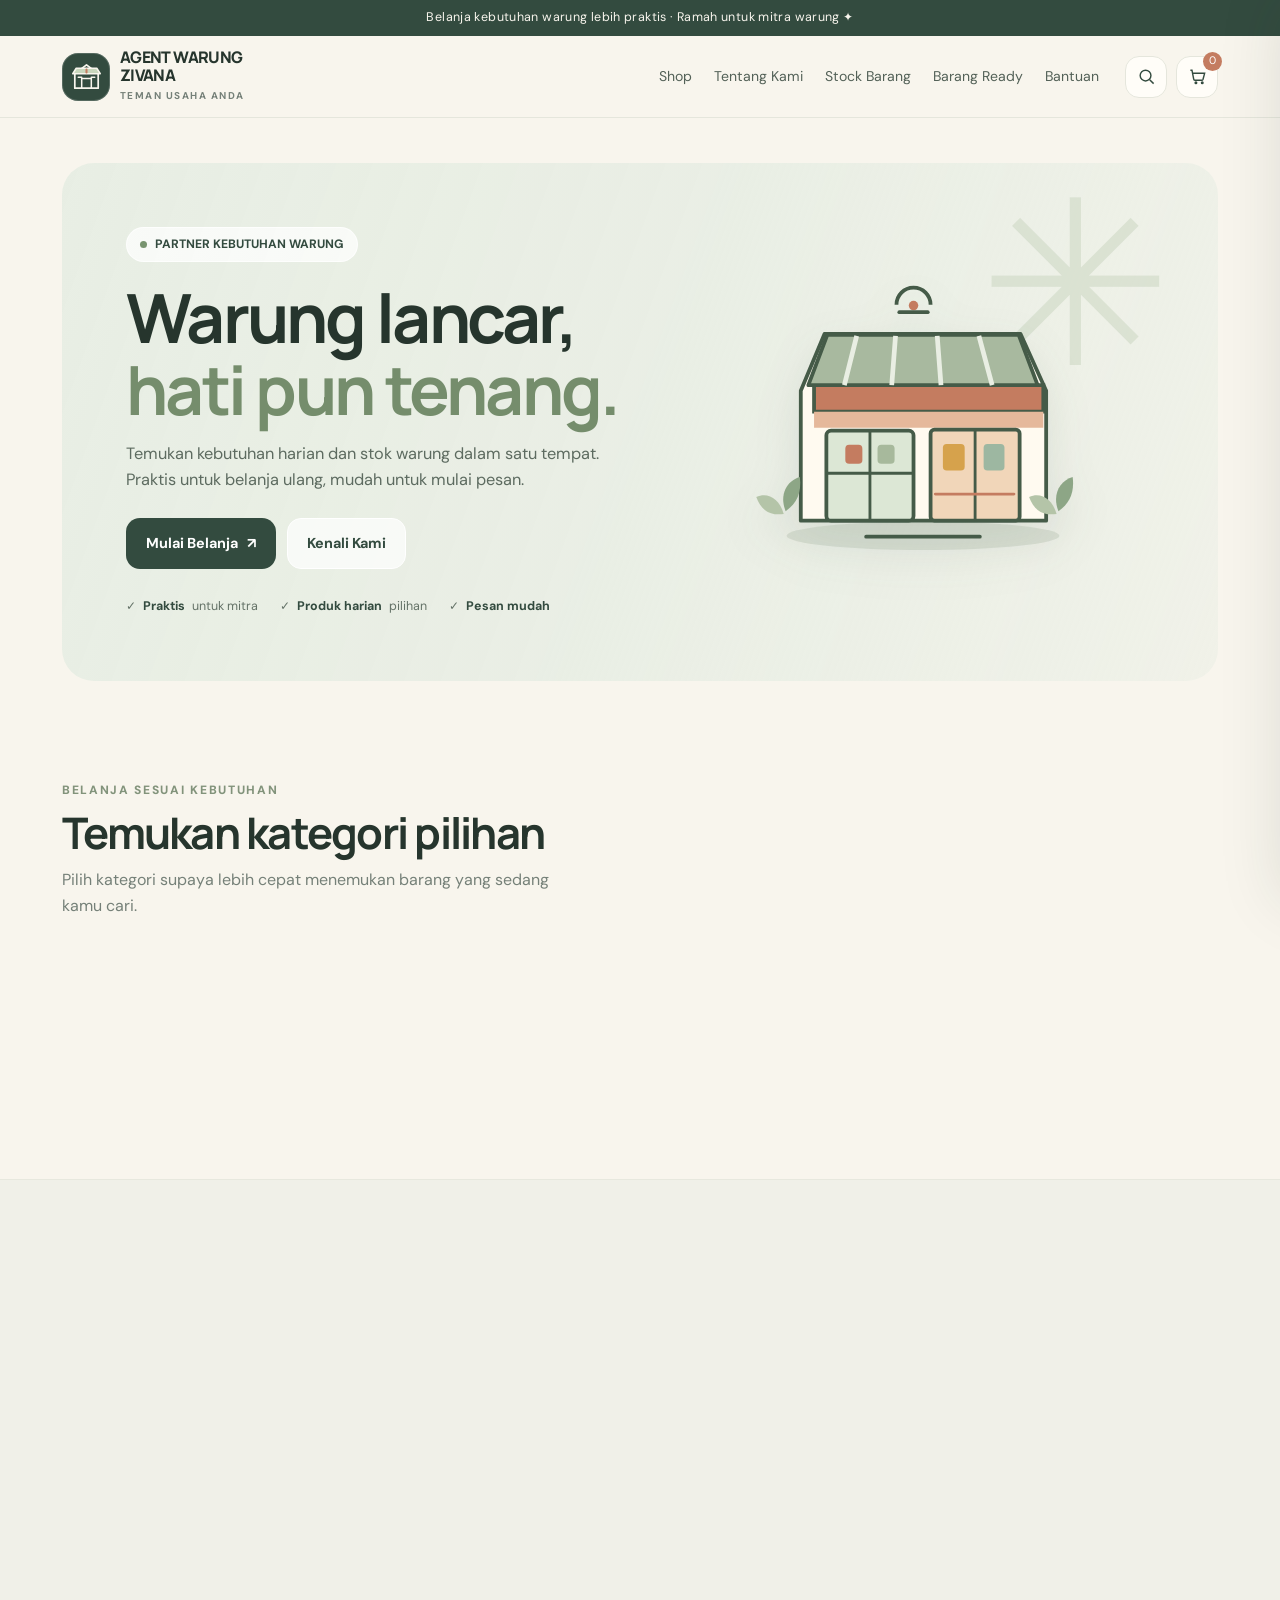
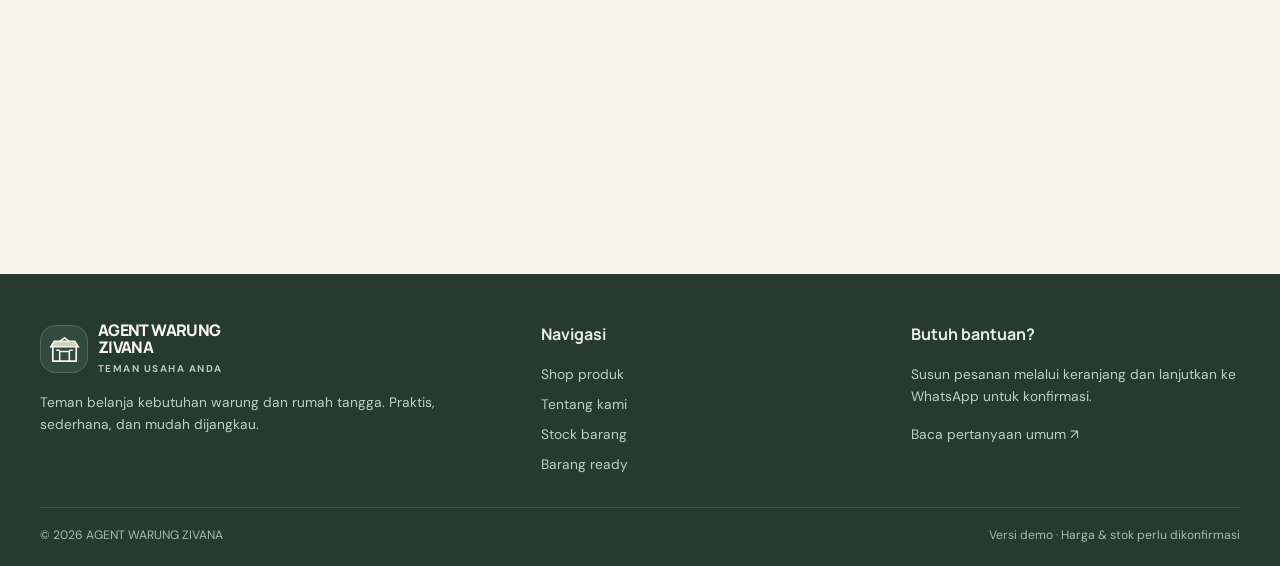
<file: index.html>
<!doctype html>
<html lang="id">
  <head>
    <meta charset="UTF-8" />
    <meta name="viewport" content="width=device-width, initial-scale=1.0" />
    <meta name="theme-color" content="#334b3f" />
    <meta
      name="description"
      content="AGENT WARUNG ZIVANA — kebutuhan warung dan rumah tangga dengan pemesanan mudah."
    />
    <title>AGENT WARUNG ZIVANA — Belanja Kebutuhan Warung</title>
    <link rel="preconnect" href="https://fonts.googleapis.com" />
    <link rel="preconnect" href="https://fonts.gstatic.com" crossorigin />
    <link
      href="https://fonts.googleapis.com/css2?family=DM+Sans:wght@400;500;600;700&family=Manrope:wght@400;500;600;700;800&display=swap"
      rel="stylesheet"
    />
    <link rel="stylesheet" href="style.css" />
  </head>
  <body>
    <div class="topbar">
      Belanja kebutuhan warung lebih praktis · Ramah untuk mitra warung ✦
    </div>
    <header class="site-header">
      <div class="nav-wrap">
        <a
          class="brand"
          href="#beranda"
          aria-label="AGENT WARUNG ZIVANA beranda"
          ><div class="logo">
            <svg viewBox="0 0 48 48" fill="none" aria-hidden="true">
              <path
                d="M7 20 24 7l17 13v21H7V20Z"
                stroke="currentColor"
                stroke-width="2.5"
                stroke-linejoin="round"
              />
              <path
                d="M4 20h40L39 12H9L4 20Z"
                fill="#c9d7bd"
                stroke="currentColor"
                stroke-width="2.2"
                stroke-linejoin="round"
              />
              <path
                d="M17 41V27h14v14M12 25h5m14 0h5"
                stroke="currentColor"
                stroke-width="2.2"
                stroke-linecap="round"
              />
              <path
                d="M24 14v4"
                stroke="#c47c60"
                stroke-width="3"
                stroke-linecap="round"
              />
            </svg>
          </div>
          <div>
            <div class="brand-name">AGENT WARUNG<br />ZIVANA</div>
            <div class="brand-sub">TEMAN USAHA ANDA</div>
          </div></a
        >
        <nav class="nav-links" id="navLinks" aria-label="Navigasi utama">
          <a href="#shop">Shop</a><a href="#tentang">Tentang Kami</a
          ><a href="#stok">Stock Barang</a><a href="#ready">Barang Ready</a
          ><a href="#bantuan">Bantuan</a>
        </nav>
        <div class="nav-actions">
          <button
            class="icon-btn"
            id="headerSearch"
            aria-label="Cari barang"
            title="Cari barang"
          >
            <svg
              viewBox="0 0 24 24"
              fill="none"
              stroke="currentColor"
              stroke-width="1.8"
            >
              <circle cx="10.8" cy="10.8" r="6.8" />
              <path d="m16 16 5 5" />
            </svg></button
          ><button
            class="icon-btn"
            id="openCart"
            aria-label="Buka keranjang"
            title="Keranjang"
          >
            <svg
              viewBox="0 0 24 24"
              fill="none"
              stroke="currentColor"
              stroke-width="1.8"
            >
              <path
                d="M3 4h2l2.2 11.2a2 2 0 0 0 2 1.6h7.9a2 2 0 0 0 1.9-1.4L21 8H6"
              />
              <circle cx="10" cy="20" r="1" />
              <circle cx="18" cy="20" r="1" /></svg
            ><span class="cart-count" id="cartCount">0</span></button
          ><button
            class="icon-btn menu-btn"
            id="menuToggle"
            aria-label="Buka menu"
            aria-expanded="false"
          >
            <svg
              viewBox="0 0 24 24"
              fill="none"
              stroke="currentColor"
              stroke-width="1.8"
            >
              <path d="M4 7h16M4 12h16M4 17h16" />
            </svg>
          </button>
        </div>
      </div>
    </header>
    <main>
      <section class="hero" id="beranda">
        <div class="hero-panel">
          <div class="hero-copy">
            <div class="eyebrow"><span></span> PARTNER KEBUTUHAN WARUNG</div>
            <h1>Warung lancar,<br /><em>hati pun tenang.</em></h1>
            <p>
              Temukan kebutuhan harian dan stok warung dalam satu tempat.
              Praktis untuk belanja ulang, mudah untuk mulai pesan.
            </p>
            <div class="hero-buttons">
              <a href="#shop" class="btn btn-primary"
                >Mulai Belanja <span>↗</span></a
              ><a href="#tentang" class="btn btn-light">Kenali Kami</a>
            </div>
            <div class="trust-row">
              <span>✓ <b>Praktis</b> untuk mitra</span
              ><span>✓ <b>Produk harian</b> pilihan</span
              ><span>✓ <b>Pesan mudah</b></span>
            </div>
          </div>
          <div class="hero-art" aria-label="Ilustrasi warung Zivana">
            <svg
              class="shop-illustration"
              viewBox="0 0 380 300"
              role="img"
              aria-label="Ilustrasi toko kelontong lucu"
            >
              <ellipse
                cx="190"
                cy="270"
                rx="144"
                ry="15"
                fill="#81957c"
                opacity=".2"
              />
              <path
                d="M61 117 86 57h207l27 60v137H61V117Z"
                fill="#fffaf0"
                stroke="#455b48"
                stroke-width="4"
                stroke-linejoin="round"
              />
              <path
                d="M75 111h242v28H75z"
                fill="#c47c60"
                stroke="#455b48"
                stroke-width="4"
              />
              <path d="M75 139h242v17H75z" fill="#e5b89b" />
              <path
                d="M89 58h202l20 53H69L89 58Z"
                fill="#a8b99f"
                stroke="#455b48"
                stroke-width="4"
                stroke-linejoin="round"
              />
              <path
                d="M120 59 107 111M161 59l-4 52M205 59l4 52M249 59l14 52"
                stroke="#e9eee3"
                stroke-width="5"
              />
              <rect
                x="88"
                y="159"
                width="92"
                height="95"
                rx="5"
                fill="#dce7d5"
                stroke="#455b48"
                stroke-width="4"
              />
              <path
                d="M134 159v95M88 204h92"
                stroke="#455b48"
                stroke-width="3"
              />
              <rect
                x="198"
                y="158"
                width="94"
                height="96"
                rx="4"
                fill="#f1d6b9"
                stroke="#455b48"
                stroke-width="4"
              />
              <path d="M245 158v96" stroke="#455b48" stroke-width="3" />
              <rect
                x="108"
                y="174"
                width="18"
                height="20"
                rx="4"
                fill="#c47c60"
              />
              <rect
                x="142"
                y="174"
                width="18"
                height="20"
                rx="4"
                fill="#a7b99c"
              />
              <rect
                x="211"
                y="173"
                width="23"
                height="28"
                rx="4"
                fill="#d6a24c"
              />
              <rect
                x="254"
                y="173"
                width="22"
                height="28"
                rx="4"
                fill="#9db7a1"
              />
              <path
                d="M203 226h83"
                stroke="#c47c60"
                stroke-width="3"
                stroke-linecap="round"
              />
              <path
                d="M162 26c0-10 8-18 18-18s18 8 18 18"
                stroke="#455b48"
                stroke-width="4"
                fill="none"
              />
              <circle cx="180" cy="27" r="5" fill="#c47c60" />
              <path
                d="M165 34h30"
                stroke="#455b48"
                stroke-width="4"
                stroke-linecap="round"
              />
              <path
                d="M45 244c-7-17 1-32 15-36 2 16-3 28-15 36Z"
                fill="#8da686"
              />
              <path
                d="M43 247c-5-17-17-23-29-18 5 14 14 20 29 18Z"
                fill="#b4c4a8"
              />
              <path
                d="M333 244c-7-17 1-32 15-36 2 16-3 28-15 36Z"
                fill="#8da686"
              />
              <path
                d="M331 247c-5-17-17-23-29-18 5 14 14 20 29 18Z"
                fill="#b4c4a8"
              />
              <path
                d="M130 271h120"
                stroke="#455b48"
                stroke-width="4"
                stroke-linecap="round"
              />
            </svg>
          </div>
        </div>
      </section>
      <section class="section" id="kategori">
        <div class="section-head reveal">
          <div>
            <div class="section-kicker">Belanja sesuai kebutuhan</div>
            <h2>Temukan kategori pilihan</h2>
            <p>
              Pilih kategori supaya lebih cepat menemukan barang yang sedang
              kamu cari.
            </p>
          </div>
        </div>
        <div class="category-grid">
          <button class="category-card reveal" data-category="Kebersihan">
            <div class="category-icon">🧼</div>
            <strong>Kebersihan</strong><small>Sabun & perawatan</small></button
          ><button
            class="category-card reveal delay-1"
            data-category="Cuci & Rumah"
          >
            <div class="category-icon">🫧</div>
            <strong>Cuci & Rumah</strong
            ><small>Deterjen & lainnya</small></button
          ><button class="category-card reveal delay-2" data-category="Sembako">
            <div class="category-icon">🍚</div>
            <strong>Sembako</strong><small>Bahan pokok</small></button
          ><button class="category-card reveal delay-3" data-category="Makanan">
            <div class="category-icon">🍜</div>
            <strong>Makanan</strong><small>Mi & camilan</small></button
          ><button class="category-card reveal" data-category="Minuman">
            <div class="category-icon">🧃</div>
            <strong>Minuman</strong><small>Minuman kemasan</small>
          </button>
        </div>
      </section>
      <section class="shop-section" id="shop">
        <div class="section">
          <div class="section-head reveal">
            <div>
              <div class="section-kicker">Katalog Zivana</div>
              <h2>Belanja kebutuhan warung</h2>
              <p>
                Pilih produk, tentukan jumlah, lalu masukkan ke keranjang. Harga
                dan stok di sini adalah data demo.
              </p>
            </div>
            <a class="btn btn-outline" href="#stok">Lihat info stok ↓</a>
          </div>
          <div class="shop-tools reveal">
            <label class="search-box" for="searchInput"
              ><svg
                viewBox="0 0 24 24"
                fill="none"
                stroke="currentColor"
                stroke-width="1.8"
              >
                <circle cx="10.8" cy="10.8" r="6.8" />
                <path d="m16 16 5 5" /></svg
              ><input
                type="search"
                id="searchInput"
                placeholder="Cari sabun, beras, minyak..."
                autocomplete="off" /></label
            ><select
              class="filter-select"
              id="categoryFilter"
              aria-label="Filter kategori"
            >
              <option value="Semua">Semua kategori</option>
              <option>Kebersihan</option>
              <option>Cuci & Rumah</option>
              <option>Sembako</option>
              <option>Makanan</option>
              <option>Minuman</option></select
            ><select
              class="filter-select"
              id="sortFilter"
              aria-label="Urutkan produk"
            >
              <option value="featured">Urutkan: Pilihan</option>
              <option value="low">Harga terendah</option>
              <option value="high">Harga tertinggi</option>
              <option value="name">Nama A–Z</option>
              <option value="stock">Stok terbanyak</option></select
            ><span class="result-count" id="resultCount">Memuat produk...</span>
          </div>
          <div class="product-grid" id="productGrid" aria-live="polite"></div>
        </div>
      </section>
      <section class="section" id="tentang">
        <div class="about-grid">
          <div class="about-art reveal">
            <svg
              viewBox="0 0 320 280"
              fill="none"
              role="img"
              aria-label="Ilustrasi paket kebutuhan harian"
            >
              <ellipse
                cx="160"
                cy="249"
                rx="105"
                ry="13"
                fill="#8fa28a"
                opacity=".25"
              />
              <path
                d="M82 104 160 64l78 40v112H82V104Z"
                fill="#d9b18c"
                stroke="#455b48"
                stroke-width="4"
                stroke-linejoin="round"
              />
              <path
                d="m82 104 78 43 78-43"
                stroke="#455b48"
                stroke-width="4"
                stroke-linejoin="round"
              />
              <path d="M160 147v69" stroke="#455b48" stroke-width="4" />
              <path d="M116 86 193 127" stroke="#f6e7ce" stroke-width="12" />
              <path d="M192 127 238 104" stroke="#f6e7ce" stroke-width="12" />
              <rect
                x="115"
                y="26"
                width="38"
                height="72"
                rx="9"
                fill="#a7b99d"
                stroke="#455b48"
                stroke-width="4"
              />
              <rect
                x="124"
                y="17"
                width="20"
                height="14"
                rx="4"
                fill="#455b48"
              />
              <path
                d="M123 54h22"
                stroke="#f8f5ed"
                stroke-width="4"
                stroke-linecap="round"
              />
              <rect
                x="188"
                y="51"
                width="35"
                height="61"
                rx="7"
                fill="#f8f5ed"
                stroke="#455b48"
                stroke-width="4"
              />
              <rect
                x="196"
                y="41"
                width="19"
                height="14"
                rx="4"
                fill="#c47c60"
              />
              <path
                d="M197 78h17"
                stroke="#c47c60"
                stroke-width="4"
                stroke-linecap="round"
              />
              <circle cx="75" cy="178" r="23" fill="#c47c60" />
              <path
                d="M75 165v26M62 178h26"
                stroke="#fff8ef"
                stroke-width="4"
                stroke-linecap="round"
              />
              <path
                d="M245 180c0-14 11-25 25-25s25 11 25 25v27h-50v-27Z"
                fill="#a7b99d"
                stroke="#455b48"
                stroke-width="4"
              />
              <path d="M253 179h34" stroke="#455b48" stroke-width="3" />
            </svg>
          </div>
          <div class="about-copy reveal delay-1">
            <div class="section-kicker">Tentang Agent Warung Zivana</div>
            <h2>Mendukung warung, satu belanja pada satu waktu.</h2>
            <p>
              AGENT WARUNG ZIVANA dirancang sebagai tempat belanja kebutuhan
              harian yang simpel dan nyaman untuk membantu pemilik warung
              menyiapkan stok.
            </p>
            <p>
              Mulai dari kebutuhan kebersihan sampai bahan pokok, katalog ini
              membantu pelanggan mencari barang dan menyusun pesanan tanpa
              proses yang berbelit.
            </p>
            <div class="feature-list">
              <div class="feature">
                <span class="feature-icon">✓</span> Katalog mudah dicari
              </div>
              <div class="feature">
                <span class="feature-icon">⌁</span> Keranjang praktis
              </div>
              <div class="feature">
                <span class="feature-icon">▦</span> Info stok tersedia
              </div>
              <div class="feature">
                <span class="feature-icon">♡</span> Desain ramah HP
              </div>
            </div>
          </div>
        </div>
      </section>
      <section class="section" id="stok">
        <div class="ready-panel reveal">
          <div>
            <div class="section-kicker" style="color: #bdcdb6">
              Informasi ketersediaan
            </div>
            <h2>Stok demo tersedia untuk dipilih.</h2>
            <p>
              Jumlah stok di katalog ini dibuat sebagai contoh dan tidak
              mewakili persediaan gudang nyata. Konfirmasi jumlah serta harga
              saat memesan.
            </p>
          </div>
          <div class="ready-stats">
            <div><strong id="stockSku">—</strong><span>Jenis produk</span></div>
            <div><strong id="stockTotal">—</strong><span>Unit demo</span></div>
          </div>
          <a class="btn" href="#shop">Lihat semua barang ↗</a>
        </div>
      </section>
      <section class="section" id="ready">
        <div class="section-head reveal">
          <div>
            <div class="section-kicker">Barang ready</div>
            <h2>Cari, pilih, lalu pesan.</h2>
            <p>
              Gunakan pencarian dan filter untuk melihat produk yang stoknya
              tersedia.
            </p>
          </div>
          <button class="btn btn-primary" id="readyShopBtn">
            Lihat produk ready ↗
          </button>
        </div>
      </section>
      <section class="section" id="bantuan" style="padding-top: 0">
        <div class="section-head reveal">
          <div>
            <div class="section-kicker">Pusat bantuan</div>
            <h2>Pertanyaan yang sering ditanyakan</h2>
          </div>
        </div>
        <div class="faq-grid">
          <details class="faq-item reveal">
            <summary>Apakah harga dan stok sudah asli?</summary>
            <p>
              Belum. Ini versi demo untuk contoh desain dan fungsi. Perbarui
              daftar produk, harga, serta stok sebelum digunakan untuk transaksi
              nyata.
            </p>
          </details>
          <details class="faq-item reveal delay-1">
            <summary>Bagaimana cara mengirim pesanan?</summary>
            <p>
              Tambahkan barang ke keranjang, tekan checkout, isi nama dan detail
              kontak, lalu lanjutkan ke WhatsApp. Pesanan akan disiapkan sebagai
              pesan untuk dikirim.
            </p>
          </details>
          <details class="faq-item reveal delay-2">
            <summary>Apakah pesanan otomatis tercatat di gudang?</summary>
            <p>
              Belum. Website ini tidak terhubung ke database atau sistem gudang.
              Untuk sinkronisasi stok dan pesanan lintas perangkat dibutuhkan
              backend.
            </p>
          </details>
          <details class="faq-item reveal delay-3">
            <summary>Bagaimana mengganti nomor WhatsApp?</summary>
            <p>
              Di bagian JavaScript, cari konstanta WHATSAPP_NUMBER lalu ganti
              nomor contoh dengan nomor bisnis berformat kode negara tanpa tanda
              + atau spasi.
            </p>
          </details>
        </div>
      </section>
    </main>
    <footer class="footer">
      <div class="footer-inner">
        <div>
          <a class="brand" href="#beranda"
            ><div class="logo">
              <svg viewBox="0 0 48 48" fill="none">
                <path
                  d="M7 20 24 7l17 13v21H7V20Z"
                  stroke="currentColor"
                  stroke-width="2.5"
                  stroke-linejoin="round"
                />
                <path
                  d="M4 20h40L39 12H9L4 20Z"
                  fill="#c9d7bd"
                  stroke="currentColor"
                  stroke-width="2.2"
                />
                <path
                  d="M17 41V27h14v14M12 25h5m14 0h5"
                  stroke="currentColor"
                  stroke-width="2.2"
                />
              </svg>
            </div>
            <div>
              <div class="brand-name" style="color: #f8f5ed">
                AGENT WARUNG<br />ZIVANA
              </div>
              <div class="brand-sub" style="color: #b9c7b8">
                TEMAN USAHA ANDA
              </div>
            </div></a
          >
          <p>
            Teman belanja kebutuhan warung dan rumah tangga. Praktis, sederhana,
            dan mudah dijangkau.
          </p>
        </div>
        <div>
          <h3>Navigasi</h3>
          <div class="footer-links">
            <a href="#shop">Shop produk</a><a href="#tentang">Tentang kami</a
            ><a href="#stok">Stock barang</a><a href="#ready">Barang ready</a>
          </div>
        </div>
        <div>
          <h3>Butuh bantuan?</h3>
          <p>
            Susun pesanan melalui keranjang dan lanjutkan ke WhatsApp untuk
            konfirmasi.
          </p>
          <a href="#bantuan">Baca pertanyaan umum ↗</a>
        </div>
      </div>
      <div class="footer-bottom">
        <span>© <span id="year"></span> AGENT WARUNG ZIVANA</span
        ><span>Versi demo · Harga & stok perlu dikonfirmasi</span>
      </div>
    </footer>
    <div class="toast" id="toast" role="status" aria-live="polite"></div>
    <div class="drawer-backdrop" id="drawerBackdrop"></div>
    <aside
      class="cart-drawer"
      id="cartDrawer"
      aria-label="Keranjang belanja"
      aria-hidden="true"
    >
      <div class="drawer-head">
        <h2>
          Keranjang belanja
          <span
            id="drawerItemCount"
            style="color: var(--muted); font-size: 0.9rem"
          ></span>
        </h2>
        <button class="icon-btn" id="closeCart" aria-label="Tutup keranjang">
          ✕
        </button>
      </div>
      <div class="drawer-body" id="cartItems"></div>
      <div class="drawer-foot">
        <div class="total-row">
          <span>Total sementara</span><strong id="cartTotal">Rp0</strong>
        </div>
        <button class="btn btn-primary" id="checkoutBtn">
          Lanjut checkout ↗</button
        ><button class="btn btn-outline" id="continueShopping">
          Lanjut belanja</button
        ><small
          >Harga demo. Total akhir dan stok harus dikonfirmasi penjual.</small
        >
      </div>
    </aside>
    <div
      class="modal"
      id="checkoutModal"
      role="dialog"
      aria-modal="true"
      aria-labelledby="checkoutTitle"
    >
      <div class="modal-card">
        <div class="modal-head">
          <h2 id="checkoutTitle">Detail pesanan</h2>
          <button class="icon-btn" id="closeModal" aria-label="Tutup">✕</button>
        </div>
        <p style="color: var(--muted); font-size: 0.9rem">
          Isi data berikut untuk menyiapkan pesan pesanan di WhatsApp.
        </p>
        <form id="checkoutForm">
          <div class="form-grid">
            <div class="form-field">
              <label for="customerName">Nama pemesan *</label
              ><input
                id="customerName"
                required
                maxlength="80"
                placeholder="Nama kamu"
              />
            </div>
            <div class="form-field">
              <label for="customerPhone">Nomor HP *</label
              ><input
                id="customerPhone"
                required
                inputmode="tel"
                maxlength="20"
                placeholder="08xxxxxxxxxx"
              />
            </div>
            <div class="form-field full">
              <label for="customerAddress">Alamat pengiriman *</label
              ><textarea
                id="customerAddress"
                required
                maxlength="400"
                placeholder="Alamat lengkap dan patokan"
              ></textarea>
            </div>
            <div class="form-field full">
              <label for="customerNote">Catatan (opsional)</label
              ><textarea
                id="customerNote"
                maxlength="300"
                placeholder="Waktu pengiriman, jumlah dus, dll."
              ></textarea>
            </div>
          </div>
          <p class="modal-note">
            Dengan melanjutkan, WhatsApp akan terbuka dengan ringkasan pesanan.
            Pesan belum dikirim sampai kamu menekan tombol kirim di WhatsApp.
          </p>
          <button type="submit" class="btn btn-primary" style="width: 100%">
            Lanjut ke WhatsApp ↗
          </button>
        </form>
      </div>
    </div>
    <script src="script.js" defer></script>
  </body>
</html>
</file>
<file: style.css>
:root {
  --forest: #334b3f;
  --sage: #a9b9a3;
  --sage-light: #e8eee4;
  --cream: #f8f5ed;
  --paper: #fffdf8;
  --ink: #26352d;
  --muted: #758078;
  --clay: #c47c60;
  --line: #e5e6dc;
  --shadow: 0 18px 50px #24392b12;
  --radius: 22px;
}
* {
  box-sizing: border-box;
}
html {
  scroll-behavior: smooth;
  scroll-padding-top: 100px;
}
body {
  margin: 0;
  background: var(--cream);
  color: var(--ink);
  font-family: "DM Sans", sans-serif;
  line-height: 1.6;
}
h1,
h2,
h3,
.brand-name {
  font-family: "Manrope", sans-serif;
  letter-spacing: -0.04em;
}
button,
input,
select {
  font: inherit;
}
button,
a {
  -webkit-tap-highlight-color: transparent;
}
a {
  color: inherit;
  text-decoration: none;
}
button {
  cursor: pointer;
}
.topbar {
  background: var(--forest);
  color: #f8f5ed;
  text-align: center;
  padding: 8px 14px;
  font-size: 0.78rem;
  letter-spacing: 0.03em;
}
.site-header {
  position: sticky;
  top: 0;
  z-index: 30;
  background: #f8f5edef;
  backdrop-filter: blur(16px);
  border-bottom: 1px solid #e5e6dc;
}
.nav-wrap {
  max-width: 1200px;
  margin: auto;
  display: flex;
  align-items: center;
  gap: 26px;
  padding: 13px 22px;
}
.brand {
  display: flex;
  align-items: center;
  gap: 10px;
  min-width: max-content;
}
.logo {
  width: 48px;
  height: 48px;
  border-radius: 16px;
  background: var(--forest);
  display: grid;
  place-items: center;
  color: var(--cream);
  box-shadow: inset 0 0 0 1px #ffffff2b;
}
.logo svg {
  width: 33px;
  height: 33px;
}
.brand-name {
  font-size: 1rem;
  font-weight: 800;
  line-height: 1.1;
}
.brand-sub {
  font-size: 0.62rem;
  letter-spacing: 0.15em;
  color: var(--muted);
  font-weight: 700;
  margin-top: 4px;
}
.nav-links {
  display: flex;
  align-items: center;
  gap: 22px;
  margin-left: auto;
}
.nav-links a {
  font-size: 0.88rem;
  color: #536157;
  transition: color 0.2s;
}
.nav-links a:hover {
  color: var(--clay);
}
.nav-actions {
  display: flex;
  gap: 9px;
  align-items: center;
}
.icon-btn {
  width: 42px;
  height: 42px;
  border: 1px solid var(--line);
  border-radius: 14px;
  background: var(--paper);
  color: var(--forest);
  display: grid;
  place-items: center;
  position: relative;
}
.icon-btn svg {
  width: 19px;
  height: 19px;
}
.cart-count {
  position: absolute;
  right: -5px;
  top: -5px;
  background: var(--clay);
  color: white;
  border-radius: 20px;
  min-width: 19px;
  height: 19px;
  font-size: 0.68rem;
  display: grid;
  place-items: center;
  padding: 0 4px;
}
.menu-btn {
  display: none;
}
.hero {
  max-width: 1200px;
  margin: auto;
  padding: 45px 22px 30px;
}
.hero-panel {
  min-height: 430px;
  border-radius: 32px;
  background:
    linear-gradient(110deg, #e8eee4 0%, #e8eee4ed 49%, #e8eee480 100%),
    url("https://images.unsplash.com/photo-1604719312566-8912e9c8a213?auto=format&fit=crop&w=1600&q=85")
      center/cover;
  overflow: hidden;
  position: relative;
  display: grid;
  grid-template-columns: 1.1fr 0.9fr;
  align-items: center;
  padding: clamp(26px, 5vw, 65px);
  isolation: isolate;
}
.hero-panel:after {
  content: "✳";
  position: absolute;
  font-size: 230px;
  color: #c7d3bd80;
  right: 4%;
  top: -60px;
  z-index: -1;
  animation: drift 8s ease-in-out infinite;
}
.eyebrow {
  display: inline-flex;
  align-items: center;
  gap: 8px;
  background: #ffffffb5;
  border: 1px solid #ffffffb8;
  border-radius: 30px;
  padding: 7px 13px;
  font-size: 0.76rem;
  font-weight: 700;
  color: var(--forest);
}
.eyebrow span {
  width: 7px;
  height: 7px;
  background: #78946f;
  border-radius: 50%;
}
.hero h1 {
  font-size: clamp(2.4rem, 5.3vw, 4.5rem);
  line-height: 1.05;
  margin: 20px 0 16px;
  max-width: 580px;
}
.hero h1 em {
  font-style: normal;
  color: #758d6c;
}
.hero p {
  max-width: 490px;
  color: #5d6b60;
  margin: 0 0 25px;
  font-size: 1.02rem;
}
.hero-buttons {
  display: flex;
  gap: 11px;
  flex-wrap: wrap;
}
.btn {
  display: inline-flex;
  align-items: center;
  justify-content: center;
  gap: 9px;
  padding: 13px 19px;
  border-radius: 14px;
  border: 1px solid transparent;
  font-weight: 700;
  font-size: 0.9rem;
  transition:
    transform 0.2s,
    background 0.2s;
  cursor: pointer;
}
.btn:hover {
  transform: translateY(-2px);
}
.btn-primary {
  background: var(--forest);
  color: white;
}
.btn-primary:hover {
  background: #263b30;
}
.btn-light {
  background: #ffffffb5;
  color: var(--forest);
  border-color: #ffffff;
}
.btn-outline {
  background: transparent;
  color: var(--forest);
  border-color: #cdd6c9;
}
.hero-art {
  display: flex;
  align-items: center;
  justify-content: center;
  min-height: 290px;
  position: relative;
}
.shop-illustration {
  width: min(100%, 360px);
  filter: drop-shadow(0 18px 22px #3249381a);
  animation: float 5s ease-in-out infinite;
}
.trust-row {
  display: flex;
  gap: 22px;
  flex-wrap: wrap;
  margin-top: 28px;
  color: #647267;
  font-size: 0.78rem;
}
.trust-row span {
  display: flex;
  gap: 7px;
  align-items: center;
}
.trust-row b {
  color: var(--forest);
}
.section {
  max-width: 1200px;
  margin: auto;
  padding: 70px 22px;
}
.section-head {
  display: flex;
  justify-content: space-between;
  align-items: end;
  gap: 20px;
  margin-bottom: 28px;
}
.section-kicker {
  font-size: 0.75rem;
  letter-spacing: 0.14em;
  text-transform: uppercase;
  font-weight: 800;
  color: #82937b;
}
.section h2 {
  font-size: clamp(1.8rem, 3.4vw, 2.8rem);
  line-height: 1.15;
  margin: 8px 0 9px;
}
.section-head p {
  color: var(--muted);
  margin: 0;
  max-width: 520px;
}
.category-grid {
  display: grid;
  grid-template-columns: repeat(5, 1fr);
  gap: 14px;
}
.category-card {
  border: 1px solid var(--line);
  background: var(--paper);
  border-radius: 20px;
  padding: 20px 12px;
  text-align: center;
  transition: 0.25s;
  cursor: pointer;
}
.category-card:hover,
.category-card.active {
  transform: translateY(-4px);
  border-color: #a6b69d;
  background: var(--sage-light);
}
.category-icon {
  width: 60px;
  height: 60px;
  margin: 0 auto 12px;
  border-radius: 19px;
  background: var(--sage-light);
  display: grid;
  place-items: center;
  font-size: 1.8rem;
}
.category-card strong {
  display: block;
  font-size: 0.88rem;
}
.category-card small {
  color: var(--muted);
  font-size: 0.75rem;
}
.shop-section {
  background: #f0f0e8;
  border-top: 1px solid #e7e8de;
  border-bottom: 1px solid #e7e8de;
}
.shop-section .section {
  padding-top: 65px;
  padding-bottom: 75px;
}
.shop-tools {
  display: flex;
  gap: 12px;
  align-items: center;
  flex-wrap: wrap;
  margin: 25px 0;
}
.search-box {
  display: flex;
  align-items: center;
  gap: 10px;
  background: var(--paper);
  border: 1px solid var(--line);
  border-radius: 14px;
  padding: 0 14px;
  min-width: 220px;
  flex: 1;
  max-width: 420px;
}
.search-box svg {
  width: 19px;
  color: #718075;
  flex-shrink: 0;
}
.search-box input {
  border: 0;
  outline: 0;
  background: transparent;
  width: 100%;
  padding: 13px 0;
  color: var(--ink);
}
.filter-select {
  padding: 12px 14px;
  border: 1px solid var(--line);
  border-radius: 14px;
  background: var(--paper);
  color: var(--ink);
  outline: 0;
}
.result-count {
  margin-left: auto;
  color: var(--muted);
  font-size: 0.83rem;
}
.product-grid {
  display: grid;
  grid-template-columns: repeat(4, minmax(0, 1fr));
  gap: 17px;
}
.product-card {
  background: var(--paper);
  border: 1px solid #e6e7de;
  border-radius: 21px;
  overflow: hidden;
  transition:
    transform 0.25s,
    box-shadow 0.25s;
  display: flex;
  flex-direction: column;
  min-width: 0;
}
.product-card:hover {
  transform: translateY(-5px);
  box-shadow: var(--shadow);
}
.product-visual {
  height: 165px;
  display: grid;
  place-items: center;
  position: relative;
  overflow: hidden;
  background: linear-gradient(145deg, #edf1e8, #e2e9dd);
}
.product-visual:before {
  content: "";
  position: absolute;
  width: 145px;
  height: 145px;
  border-radius: 50%;
  background: #ffffff78;
  right: -30px;
  top: -48px;
}
.product-emoji {
  font-size: 4.6rem;
  filter: drop-shadow(0 9px 5px #283c271c);
  z-index: 1;
  transition: transform 0.3s;
}
.product-card:hover .product-emoji {
  transform: scale(1.09) rotate(-3deg);
}
.stock-pill {
  position: absolute;
  top: 12px;
  left: 12px;
  border-radius: 30px;
  background: #ffffffdf;
  padding: 5px 9px;
  font-size: 0.68rem;
  font-weight: 700;
  color: #4b6b4c;
  z-index: 2;
}
.stock-pill.low {
  color: #a15e42;
}
.product-info {
  padding: 15px;
  display: flex;
  flex-direction: column;
  flex: 1;
}
.product-category {
  font-size: 0.7rem;
  text-transform: uppercase;
  letter-spacing: 0.09em;
  color: #879286;
  font-weight: 800;
}
.product-info h3 {
  font-size: 1rem;
  line-height: 1.35;
  margin: 6px 0 3px;
  letter-spacing: -0.025em;
}
.product-meta {
  font-size: 0.76rem;
  color: var(--muted);
}
.price-row {
  display: flex;
  align-items: baseline;
  gap: 5px;
  margin: 14px 0 12px;
}
.price {
  font-family: "Manrope", sans-serif;
  font-size: 1.08rem;
  font-weight: 800;
  color: var(--forest);
}
.unit {
  font-size: 0.74rem;
  color: var(--muted);
}
.add-btn {
  width: 100%;
  border: 1px solid #d9e0d4;
  border-radius: 12px;
  background: #edf1e8;
  color: var(--forest);
  padding: 10px;
  font-size: 0.82rem;
  font-weight: 800;
  margin-top: auto;
  transition: 0.2s;
}
.add-btn:hover {
  background: var(--forest);
  color: white;
}
.empty-state {
  grid-column: 1/-1;
  padding: 50px 20px;
  text-align: center;
  color: var(--muted);
  background: var(--paper);
  border-radius: 20px;
}
.about-grid {
  display: grid;
  grid-template-columns: 1fr 1fr;
  gap: 55px;
  align-items: center;
}
.about-art {
  background: var(--sage-light);
  border-radius: 28px;
  min-height: 340px;
  display: grid;
  place-items: center;
  position: relative;
  overflow: hidden;
}
.about-art:before,
.about-art:after {
  content: "";
  position: absolute;
  border: 1px solid #9fb19a70;
  border-radius: 50%;
  width: 270px;
  height: 270px;
}
.about-art:after {
  width: 340px;
  height: 340px;
}
.about-art svg {
  width: min(75%, 310px);
  z-index: 1;
}
.about-copy p {
  color: var(--muted);
}
.feature-list {
  display: grid;
  grid-template-columns: 1fr 1fr;
  gap: 15px;
  margin-top: 24px;
}
.feature {
  display: flex;
  gap: 10px;
  font-size: 0.85rem;
  font-weight: 700;
  align-items: center;
}
.feature-icon {
  width: 34px;
  height: 34px;
  display: grid;
  place-items: center;
  border-radius: 11px;
  background: var(--sage-light);
  color: var(--forest);
}
.ready-panel {
  background: var(--forest);
  color: var(--cream);
  border-radius: 28px;
  padding: clamp(26px, 5vw, 50px);
  display: grid;
  grid-template-columns: 1fr auto;
  gap: 25px;
  align-items: center;
  position: relative;
  overflow: hidden;
}
.ready-panel:after {
  content: "✳";
  position: absolute;
  right: 16%;
  top: -95px;
  font-size: 240px;
  color: #ffffff0b;
}
.ready-panel h2 {
  margin: 0 0 8px;
}
.ready-panel p {
  margin: 0;
  color: #d0d9ce;
  max-width: 550px;
}
.ready-panel .btn {
  background: var(--cream);
  color: var(--forest);
  z-index: 1;
}
.ready-stats {
  display: flex;
  gap: 25px;
  z-index: 1;
}
.ready-stats strong {
  font-family: "Manrope";
  font-size: 1.8rem;
  display: block;
}
.ready-stats span {
  font-size: 0.75rem;
  color: #c9d3c6;
}
.faq-grid {
  display: grid;
  grid-template-columns: 1fr 1fr;
  gap: 12px;
}
.faq-item {
  border: 1px solid var(--line);
  background: var(--paper);
  border-radius: 16px;
  padding: 18px 20px;
}
.faq-item summary {
  font-weight: 700;
  cursor: pointer;
}
.faq-item p {
  color: var(--muted);
  font-size: 0.9rem;
  margin-bottom: 0;
}
.footer {
  background: #263a30;
  color: #e9eee5;
  padding: 48px 22px 20px;
}
.footer-inner {
  max-width: 1200px;
  margin: auto;
  display: grid;
  grid-template-columns: 1.4fr 1fr 1fr;
  gap: 40px;
}
.footer p,
.footer a {
  color: #c0cec0;
  font-size: 0.86rem;
}
.footer h3 {
  font-size: 1rem;
  letter-spacing: 0;
  margin-top: 0;
}
.footer-links {
  display: grid;
  gap: 8px;
}
.footer-bottom {
  max-width: 1200px;
  margin: 32px auto 0;
  padding-top: 18px;
  border-top: 1px solid #ffffff20;
  display: flex;
  justify-content: space-between;
  gap: 10px;
  flex-wrap: wrap;
  color: #aab9aa;
  font-size: 0.76rem;
}
.reveal {
  opacity: 0;
  transform: translateY(22px);
  transition:
    opacity 0.7s ease,
    transform 0.7s cubic-bezier(0.2, 0.7, 0.2, 1);
}
.reveal.visible {
  opacity: 1;
  transform: translateY(0);
}
.delay-1 {
  transition-delay: 0.08s;
}
.delay-2 {
  transition-delay: 0.16s;
}
.delay-3 {
  transition-delay: 0.24s;
}
.toast {
  position: fixed;
  bottom: 24px;
  left: 50%;
  transform: translate(-50%, 20px);
  opacity: 0;
  pointer-events: none;
  background: var(--forest);
  color: white;
  padding: 12px 18px;
  border-radius: 14px;
  z-index: 80;
  box-shadow: var(--shadow);
  font-size: 0.88rem;
  transition: 0.25s;
  max-width: calc(100% - 30px);
  text-align: center;
}
.toast.show {
  opacity: 1;
  transform: translate(-50%, 0);
}
.drawer-backdrop {
  position: fixed;
  inset: 0;
  background: #17271c66;
  z-index: 50;
  opacity: 0;
  pointer-events: none;
  transition: opacity 0.25s;
}
.drawer-backdrop.open {
  opacity: 1;
  pointer-events: auto;
}
.cart-drawer {
  position: fixed;
  z-index: 51;
  top: 0;
  right: 0;
  height: 100dvh;
  width: min(440px, 100%);
  background: var(--paper);
  box-shadow: -20px 0 60px #1e302520;
  transform: translateX(105%);
  transition: transform 0.3s ease;
  display: flex;
  flex-direction: column;
}
.cart-drawer.open {
  transform: translateX(0);
}
.drawer-head {
  padding: 22px;
  border-bottom: 1px solid var(--line);
  display: flex;
  justify-content: space-between;
  align-items: center;
}
.drawer-head h2 {
  margin: 0;
  font-size: 1.35rem;
}
.drawer-body {
  padding: 18px 22px;
  overflow: auto;
  flex: 1;
}
.cart-empty {
  text-align: center;
  padding: 45px 10px;
  color: var(--muted);
}
.cart-empty .big {
  font-size: 3rem;
}
.cart-item {
  display: grid;
  grid-template-columns: 54px 1fr auto;
  gap: 12px;
  padding: 13px 0;
  border-bottom: 1px solid var(--line);
  align-items: center;
}
.cart-item-emoji {
  width: 54px;
  height: 54px;
  border-radius: 14px;
  background: var(--sage-light);
  display: grid;
  place-items: center;
  font-size: 1.8rem;
}
.cart-item h4 {
  margin: 0;
  font-size: 0.87rem;
}
.cart-item small {
  color: var(--muted);
}
.qty-control {
  display: flex;
  align-items: center;
  gap: 9px;
  margin-top: 7px;
}
.qty-control button {
  width: 27px;
  height: 27px;
  border: 1px solid var(--line);
  background: white;
  border-radius: 8px;
  color: var(--forest);
}
.cart-line-price {
  font-size: 0.82rem;
  font-weight: 800;
  white-space: nowrap;
}
.remove-btn {
  display: block;
  background: none;
  border: 0;
  color: #a16b55;
  font-size: 0.72rem;
  padding: 4px 0 0;
  text-align: right;
}
.drawer-foot {
  padding: 20px 22px calc(20px + env(safe-area-inset-bottom));
  border-top: 1px solid var(--line);
  background: #fbfaf5;
}
.total-row {
  display: flex;
  justify-content: space-between;
  align-items: center;
  margin-bottom: 13px;
}
.total-row strong {
  font-family: "Manrope";
  font-size: 1.3rem;
}
.drawer-foot .btn {
  width: 100%;
  margin-top: 8px;
}
.drawer-foot small {
  display: block;
  color: var(--muted);
  font-size: 0.73rem;
  margin-top: 10px;
}
.modal {
  position: fixed;
  inset: 0;
  z-index: 70;
  background: #17271c75;
  display: none;
  place-items: center;
  padding: 18px;
}
.modal.open {
  display: grid;
}
.modal-card {
  width: min(520px, 100%);
  background: var(--paper);
  border-radius: 24px;
  padding: 25px;
  max-height: 90dvh;
  overflow: auto;
  box-shadow: var(--shadow);
}
.modal-head {
  display: flex;
  align-items: center;
  justify-content: space-between;
  gap: 15px;
}
.modal-head h2 {
  margin: 0;
}
.form-grid {
  display: grid;
  grid-template-columns: 1fr 1fr;
  gap: 12px;
  margin: 18px 0;
}
.form-field {
  display: grid;
  gap: 6px;
}
.form-field.full {
  grid-column: 1/-1;
}
.form-field label {
  font-size: 0.8rem;
  font-weight: 700;
}
.form-field input,
.form-field textarea,
.form-field select {
  border: 1px solid var(--line);
  border-radius: 11px;
  background: white;
  padding: 11px 12px;
  outline-color: var(--sage);
}
.form-field textarea {
  min-height: 75px;
  resize: vertical;
}
.modal-note {
  font-size: 0.77rem;
  color: var(--muted);
}
.no-scroll {
  overflow: hidden;
}
.mobile-nav {
  display: none;
}
@keyframes float {
  0%,
  100% {
    transform: translateY(0);
  }
  50% {
    transform: translateY(-10px);
  }
}
@keyframes drift {
  0%,
  100% {
    transform: rotate(0);
  }
  50% {
    transform: rotate(20deg);
  }
}
@media (max-width: 900px) {
  .nav-wrap {
    gap: 13px;
  }
  .nav-links {
    gap: 13px;
  }
  .nav-links a {
    font-size: 0.81rem;
  }
  .brand-name {
    font-size: 0.9rem;
  }
  .hero-panel {
    grid-template-columns: 1fr 0.75fr;
    min-height: 390px;
  }
  .hero-art {
    min-height: 230px;
  }
  .product-grid {
    grid-template-columns: repeat(3, minmax(0, 1fr));
  }
  .category-grid {
    grid-template-columns: repeat(5, minmax(0, 1fr));
  }
  .about-grid {
    gap: 30px;
  }
  .ready-panel {
    grid-template-columns: 1fr;
  }
  .ready-stats {
    gap: 35px;
  }
  .footer-inner {
    gap: 24px;
  }
}
@media (max-width: 680px) {
  html {
    scroll-padding-top: 82px;
  }
  .topbar {
    font-size: 0.7rem;
  }
  .nav-wrap {
    padding: 10px 15px;
    gap: 10px;
  }
  .logo {
    width: 42px;
    height: 42px;
    border-radius: 14px;
  }
  .logo svg {
    width: 29px;
  }
  .brand-name {
    font-size: 0.82rem;
  }
  .brand-sub {
    font-size: 0.55rem;
  }
  .nav-links {
    display: none;
    position: absolute;
    top: 100%;
    left: 0;
    right: 0;
    padding: 13px 18px 18px;
    background: var(--cream);
    border-bottom: 1px solid var(--line);
    box-shadow: 0 15px 25px #2033270c;
    flex-direction: column;
    align-items: stretch;
    gap: 0;
  }
  .nav-links.open {
    display: flex;
  }
  .nav-links a {
    padding: 12px 4px;
    border-bottom: 1px solid var(--line);
    font-size: 0.92rem;
  }
  .nav-links a:last-child {
    border: 0;
  }
  .nav-actions {
    margin-left: auto;
  }
  .icon-btn {
    width: 39px;
    height: 39px;
    border-radius: 12px;
  }
  .menu-btn {
    display: grid;
  }
  .hero {
    padding: 18px 14px 15px;
  }
  .hero-panel {
    padding: 27px 23px 20px;
    grid-template-columns: 1fr;
    border-radius: 25px;
    background:
      linear-gradient(180deg, #e8eee4 0%, #e8eee4ee 62%, #e8eee4b0 100%),
      url("https://images.unsplash.com/photo-1604719312566-8912e9c8a213?auto=format&fit=crop&w=1000&q=80")
        center/cover;
  }
  .hero h1 {
    font-size: 2.65rem;
    margin: 17px 0 12px;
  }
  .hero p {
    font-size: 0.92rem;
  }
  .hero-art {
    min-height: 185px;
    margin-top: 8px;
  }
  .shop-illustration {
    width: 220px;
  }
  .trust-row {
    gap: 10px 16px;
    margin-top: 20px;
  }
  .section {
    padding: 49px 15px;
  }
  .section-head {
    align-items: start;
    flex-direction: column;
    gap: 10px;
    margin-bottom: 21px;
  }
  .section h2 {
    font-size: 2rem;
  }
  .category-grid {
    grid-template-columns: repeat(2, minmax(0, 1fr));
    gap: 10px;
  }
  .category-card {
    padding: 15px 8px;
  }
  .category-card:last-child {
    grid-column: 1/-1;
  }
  .category-icon {
    width: 52px;
    height: 52px;
    font-size: 1.6rem;
  }
  .shop-section .section {
    padding-top: 48px;
    padding-bottom: 52px;
  }
  .shop-tools {
    gap: 9px;
  }
  .search-box {
    max-width: none;
    flex-basis: 100%;
  }
  .filter-select {
    flex: 1;
    min-width: 0;
    font-size: 0.82rem;
  }
  .result-count {
    margin-left: 0;
    width: 100%;
  }
  .product-grid {
    grid-template-columns: repeat(2, minmax(0, 1fr));
    gap: 11px;
  }
  .product-visual {
    height: 128px;
  }
  .product-emoji {
    font-size: 3.6rem;
  }
  .product-info {
    padding: 12px;
  }
  .product-info h3 {
    font-size: 0.9rem;
  }
  .product-meta {
    font-size: 0.7rem;
  }
  .price {
    font-size: 0.97rem;
  }
  .add-btn {
    padding: 10px 5px;
    font-size: 0.76rem;
  }
  .about-grid {
    grid-template-columns: 1fr;
    gap: 25px;
  }
  .about-art {
    min-height: 250px;
  }
  .feature-list {
    gap: 12px;
  }
  .feature {
    font-size: 0.78rem;
  }
  .ready-panel {
    padding: 27px 22px;
    border-radius: 23px;
  }
  .ready-stats {
    gap: 22px;
  }
  .ready-stats strong {
    font-size: 1.5rem;
  }
  .faq-grid {
    grid-template-columns: 1fr;
  }
  .footer-inner {
    grid-template-columns: 1fr 1fr;
    gap: 26px;
  }
  .footer-inner > div:first-child {
    grid-column: 1/-1;
  }
  .footer {
    padding-top: 38px;
  }
  .footer-bottom {
    margin-top: 24px;
  }
  .form-grid {
    grid-template-columns: 1fr;
  }
  .form-field.full {
    grid-column: auto;
  }
}
@media (max-width: 360px) {
  .brand-name {
    font-size: 0.75rem;
  }
  .nav-wrap {
    gap: 7px;
  }
  .logo {
    width: 37px;
    height: 37px;
  }
  .product-visual {
    height: 112px;
  }
  .product-emoji {
    font-size: 3rem;
  }
  .hero h1 {
    font-size: 2.25rem;
  }
  .ready-stats {
    gap: 13px;
  }
}
@media (prefers-reduced-motion: reduce) {
  *,
  *::before,
  *::after {
    scroll-behavior: auto !important;
    animation-duration: 0.01ms !important;
    animation-iteration-count: 1 !important;
    transition-duration: 0.01ms !important;
  }
  .reveal {
    opacity: 1;
    transform: none;
  }
}
</file>
